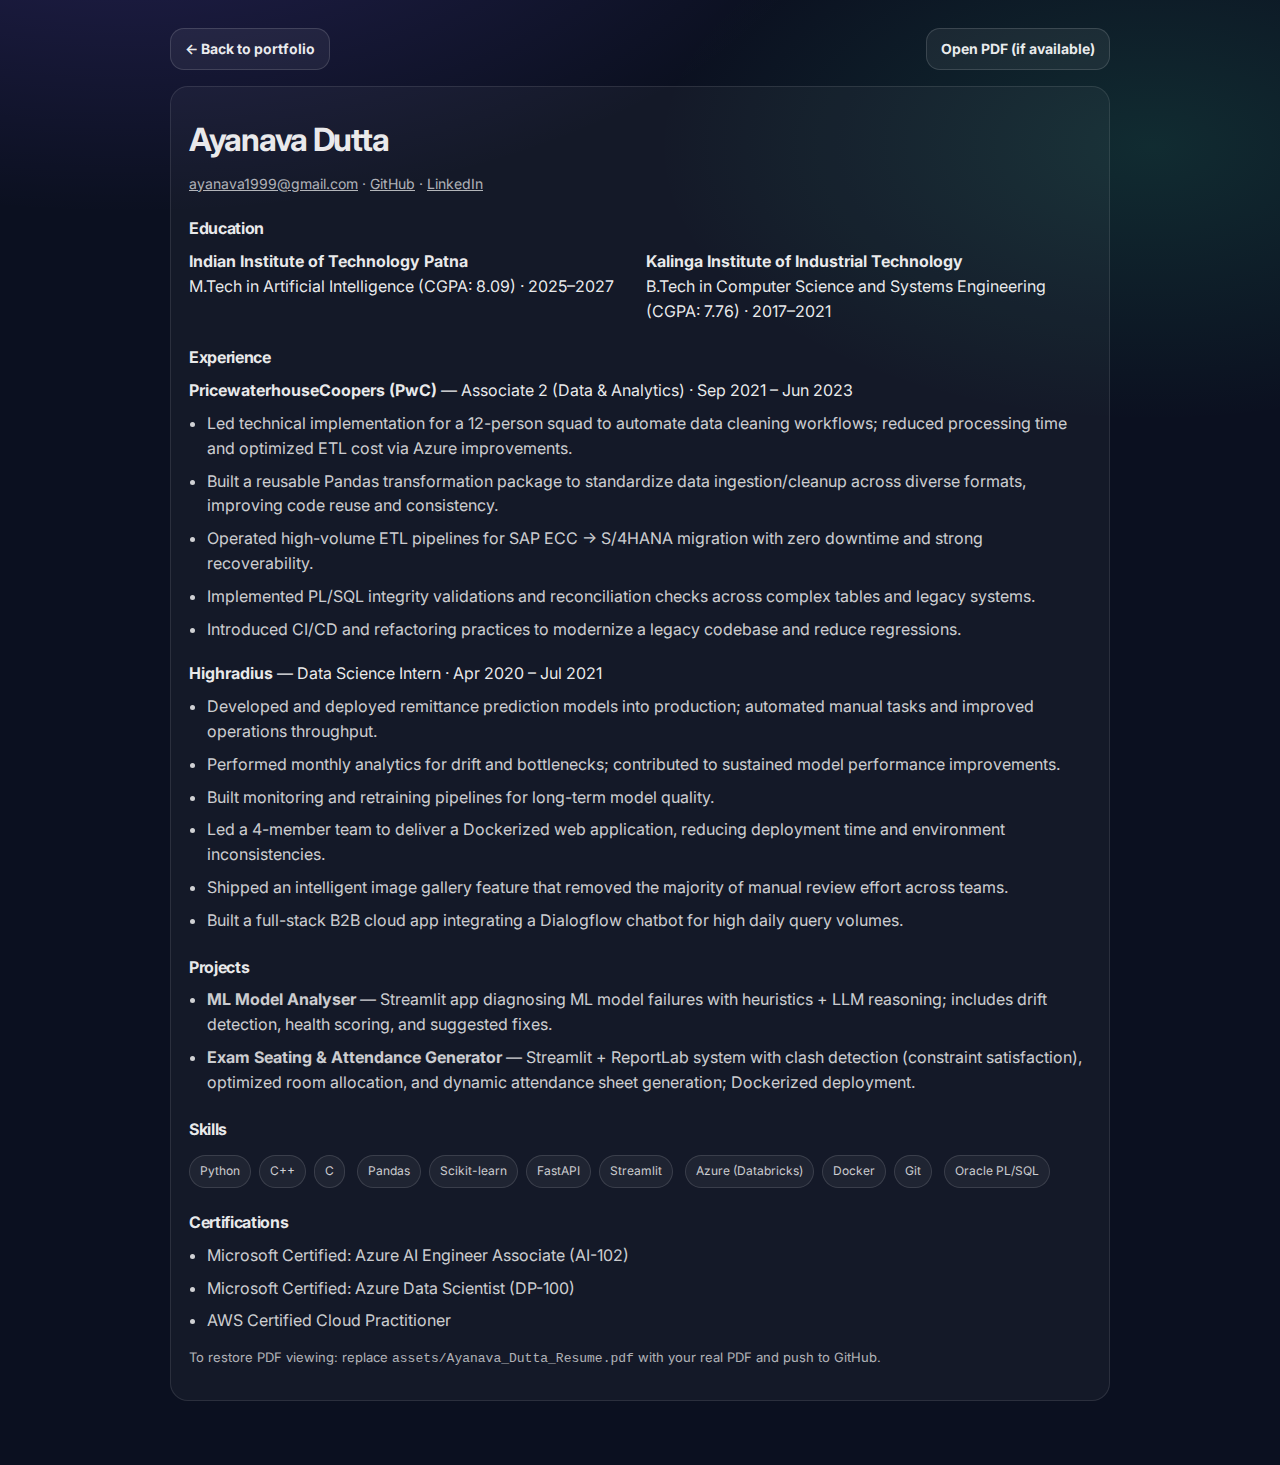
<file: resume.html>
<!doctype html>
<html lang="en">
  <head>
    <meta charset="utf-8" />
    <meta name="viewport" content="width=device-width, initial-scale=1" />
    <meta name="description" content="Resume — Ayanava Dutta" />
    <title>Resume | Ayanava Dutta</title>
    <link rel="preconnect" href="https://fonts.googleapis.com" />
    <link rel="preconnect" href="https://fonts.gstatic.com" crossorigin />
    <link href="https://fonts.googleapis.com/css2?family=Inter:wght@400;500;600;700&display=swap" rel="stylesheet" />
    <style>
      :root { --bg:#0b1020; --text:rgba(255,255,255,.92); --muted:rgba(255,255,255,.68); --panel:rgba(255,255,255,.06); }
      *{box-sizing:border-box}
      body{
        margin:0;
        font-family: Inter, system-ui, -apple-system, Segoe UI, Roboto, Arial, sans-serif;
        color: var(--text);
        background:
          radial-gradient(1200px 600px at 10% -10%, rgba(124,92,255,.22), transparent 60%),
          radial-gradient(900px 500px at 90% 10%, rgba(52,211,153,.14), transparent 55%),
          var(--bg);
        line-height: 1.55;
      }
      a{color:inherit}
      .wrap{max-width: 980px; margin: 0 auto; padding: 28px 20px 64px}
      .top{display:flex; align-items:center; justify-content:space-between; gap: 12px; flex-wrap:wrap}
      .btn{
        display:inline-flex; align-items:center; justify-content:center;
        height: 42px; padding: 0 14px; border-radius: 14px;
        border: 1px solid rgba(255,255,255,.14); background: rgba(255,255,255,.06);
        text-decoration:none; font-weight: 700; font-size: 14px;
      }
      .btn:hover{background: rgba(255,255,255,.08)}
      .card{margin-top: 16px; border-radius: 18px; border: 1px solid rgba(255,255,255,.10); background: rgba(255,255,255,.04); padding: 18px}
      h1{margin: 10px 0 0; letter-spacing:-0.04em}
      .meta{margin: 8px 0 0; color: var(--muted); font-size: 14px}
      h2{margin: 22px 0 8px; font-size: 16px; letter-spacing:-0.02em}
      ul{margin: 8px 0 0; padding-left: 18px; color: rgba(255,255,255,.80)}
      li{margin: 8px 0}
      .grid{display:grid; grid-template-columns: 1fr 1fr; gap: 12px}
      @media (max-width: 720px){ .grid{grid-template-columns: 1fr} }
      .pill{display:inline-block; padding: 6px 10px; border-radius: 999px; border: 1px solid rgba(255,255,255,.12); background: rgba(255,255,255,.05); margin: 6px 8px 0 0; font-size: 12px; color: rgba(255,255,255,.78)}
      .note{margin-top: 14px; color: var(--muted); font-size: 13px}
      code{font-family: ui-monospace, SFMono-Regular, Menlo, Monaco, Consolas, "Liberation Mono", "Courier New", monospace;}
    </style>
  </head>
  <body>
    <div class="wrap">
      <div class="top">
        <a class="btn" href="index.html">← Back to portfolio</a>
        <a class="btn" href="assets/Ayanava_Dutta_Resume.pdf" target="_blank" rel="noreferrer">Open PDF (if available)</a>
      </div>

      <div class="card">
        <h1>Ayanava Dutta</h1>
        <p class="meta">
          <a href="mailto:ayanava1999@gmail.com">ayanava1999@gmail.com</a> ·
          <a href="https://github.com/ayanava99" target="_blank" rel="noreferrer">GitHub</a> ·
          <a href="https://www.linkedin.com/in/ayanava-99" target="_blank" rel="noreferrer">LinkedIn</a>
        </p>

        <h2>Education</h2>
        <div class="grid">
          <div>
            <strong>Indian Institute of Technology Patna</strong><br />
            M.Tech in Artificial Intelligence (CGPA: 8.09) · 2025–2027
          </div>
          <div>
            <strong>Kalinga Institute of Industrial Technology</strong><br />
            B.Tech in Computer Science and Systems Engineering (CGPA: 7.76) · 2017–2021
          </div>
        </div>

        <h2>Experience</h2>
        <strong>PricewaterhouseCoopers (PwC)</strong> — Associate 2 (Data & Analytics) · Sep 2021 – Jun 2023
        <ul>
          <li>Led technical implementation for a 12-person squad to automate data cleaning workflows; reduced processing time and optimized ETL cost via Azure improvements.</li>
          <li>Built a reusable Pandas transformation package to standardize data ingestion/cleanup across diverse formats, improving code reuse and consistency.</li>
          <li>Operated high-volume ETL pipelines for SAP ECC → S/4HANA migration with zero downtime and strong recoverability.</li>
          <li>Implemented PL/SQL integrity validations and reconciliation checks across complex tables and legacy systems.</li>
          <li>Introduced CI/CD and refactoring practices to modernize a legacy codebase and reduce regressions.</li>
        </ul>

        <div style="height: 12px"></div>
        <strong>Highradius</strong> — Data Science Intern · Apr 2020 – Jul 2021
        <ul>
          <li>Developed and deployed remittance prediction models into production; automated manual tasks and improved operations throughput.</li>
          <li>Performed monthly analytics for drift and bottlenecks; contributed to sustained model performance improvements.</li>
          <li>Built monitoring and retraining pipelines for long-term model quality.</li>
          <li>Led a 4-member team to deliver a Dockerized web application, reducing deployment time and environment inconsistencies.</li>
          <li>Shipped an intelligent image gallery feature that removed the majority of manual review effort across teams.</li>
          <li>Built a full-stack B2B cloud app integrating a Dialogflow chatbot for high daily query volumes.</li>
        </ul>

        <h2>Projects</h2>
        <ul>
          <li><strong>ML Model Analyser</strong> — Streamlit app diagnosing ML model failures with heuristics + LLM reasoning; includes drift detection, health scoring, and suggested fixes.</li>
          <li><strong>Exam Seating & Attendance Generator</strong> — Streamlit + ReportLab system with clash detection (constraint satisfaction), optimized room allocation, and dynamic attendance sheet generation; Dockerized deployment.</li>
        </ul>

        <h2>Skills</h2>
        <div>
          <span class="pill">Python</span><span class="pill">C++</span><span class="pill">C</span>
          <span class="pill">Pandas</span><span class="pill">Scikit-learn</span><span class="pill">FastAPI</span><span class="pill">Streamlit</span>
          <span class="pill">Azure (Databricks)</span><span class="pill">Docker</span><span class="pill">Git</span>
          <span class="pill">Oracle PL/SQL</span>
        </div>

        <h2>Certifications</h2>
        <ul>
          <li>Microsoft Certified: Azure AI Engineer Associate (AI-102)</li>
          <li>Microsoft Certified: Azure Data Scientist (DP-100)</li>
          <li>AWS Certified Cloud Practitioner</li>
        </ul>

        <p class="note">
          To restore PDF viewing: replace <code>assets/Ayanava_Dutta_Resume.pdf</code> with your real PDF and push to GitHub.
        </p>
      </div>
    </div>
  </body>
</html>
</file>
